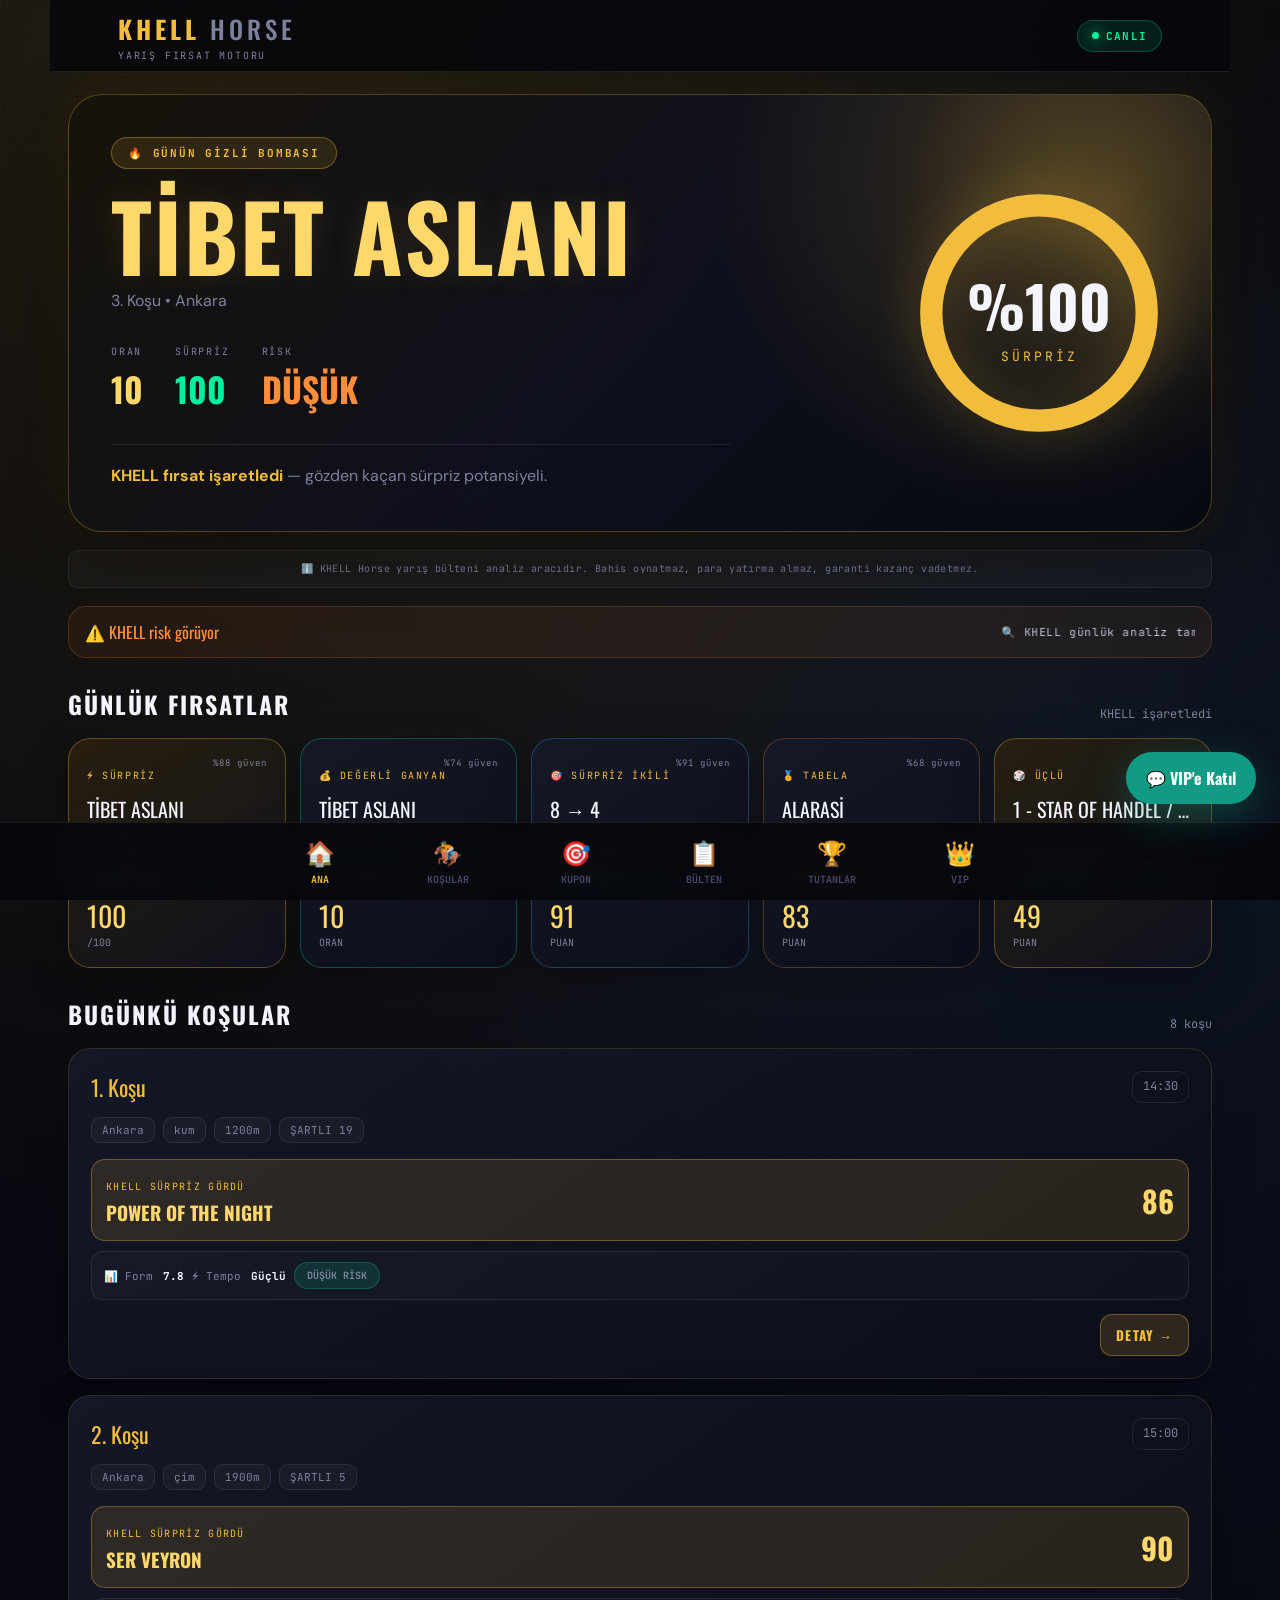
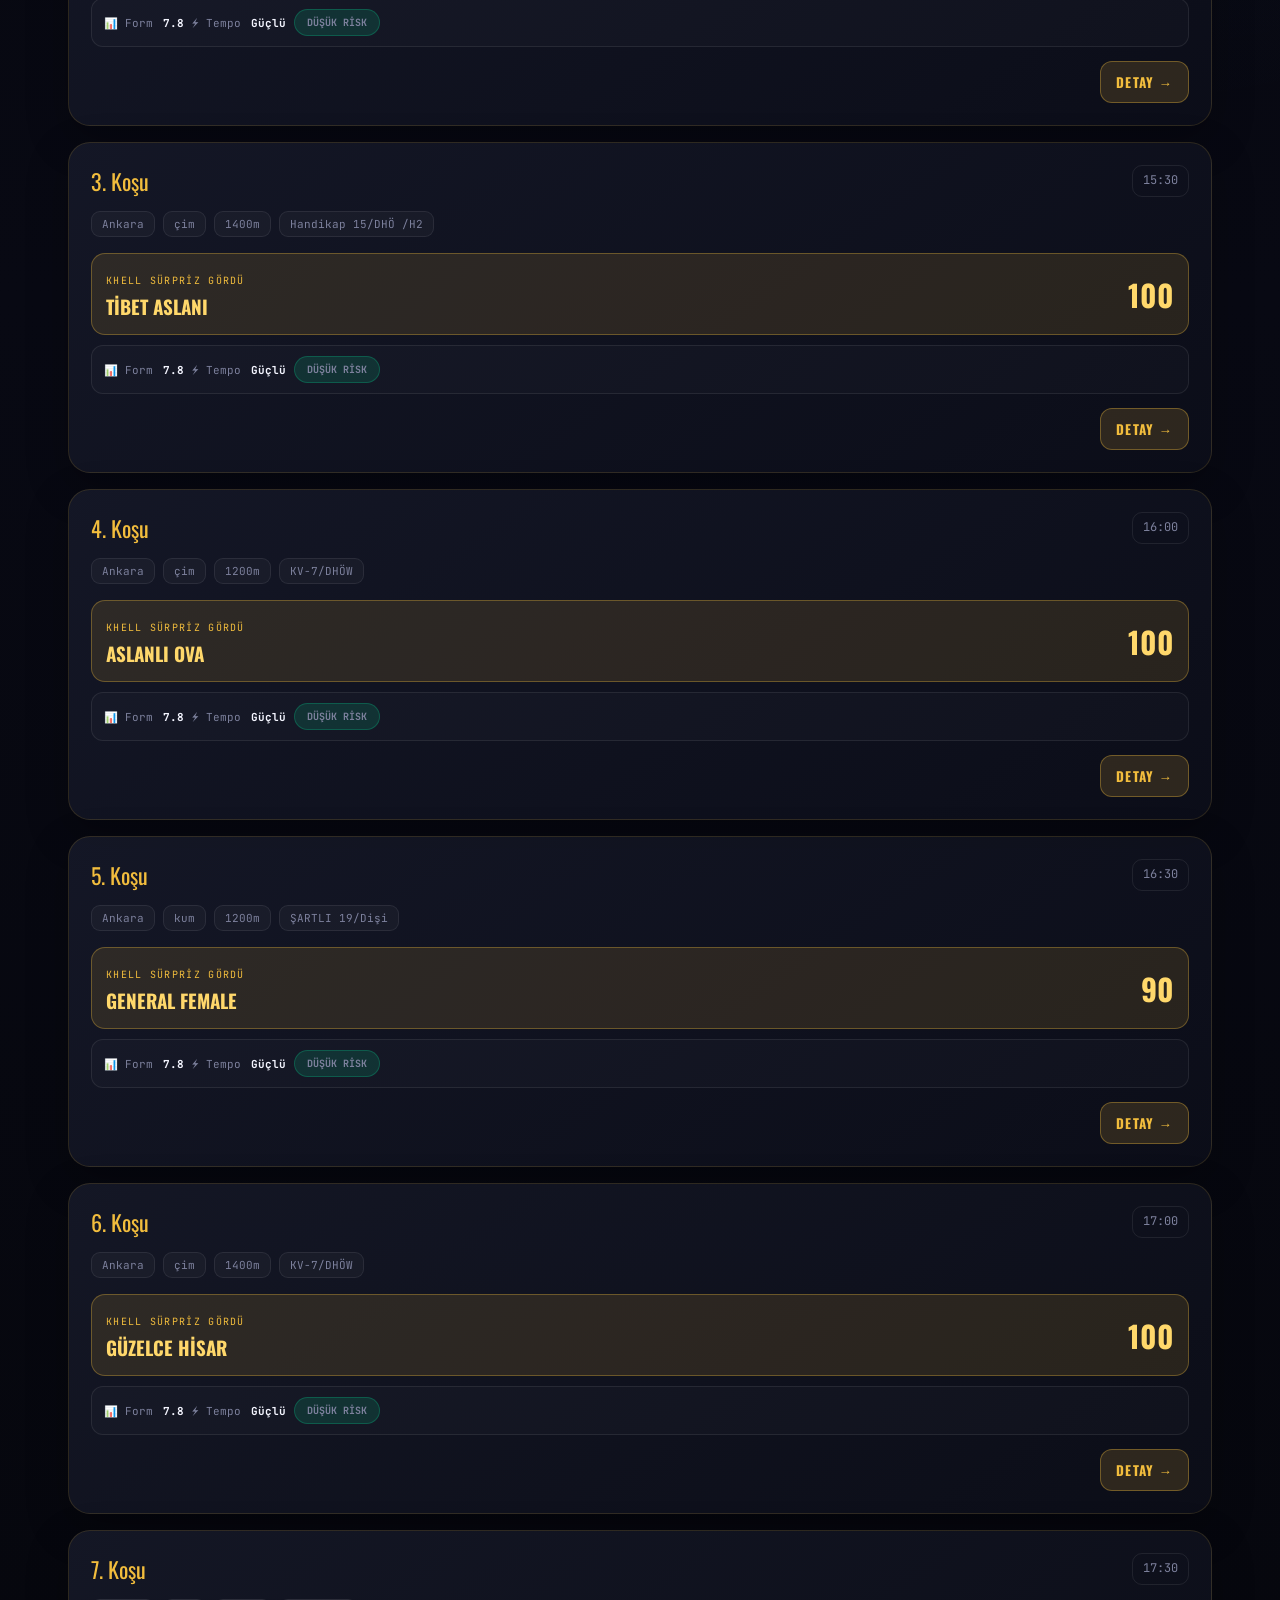
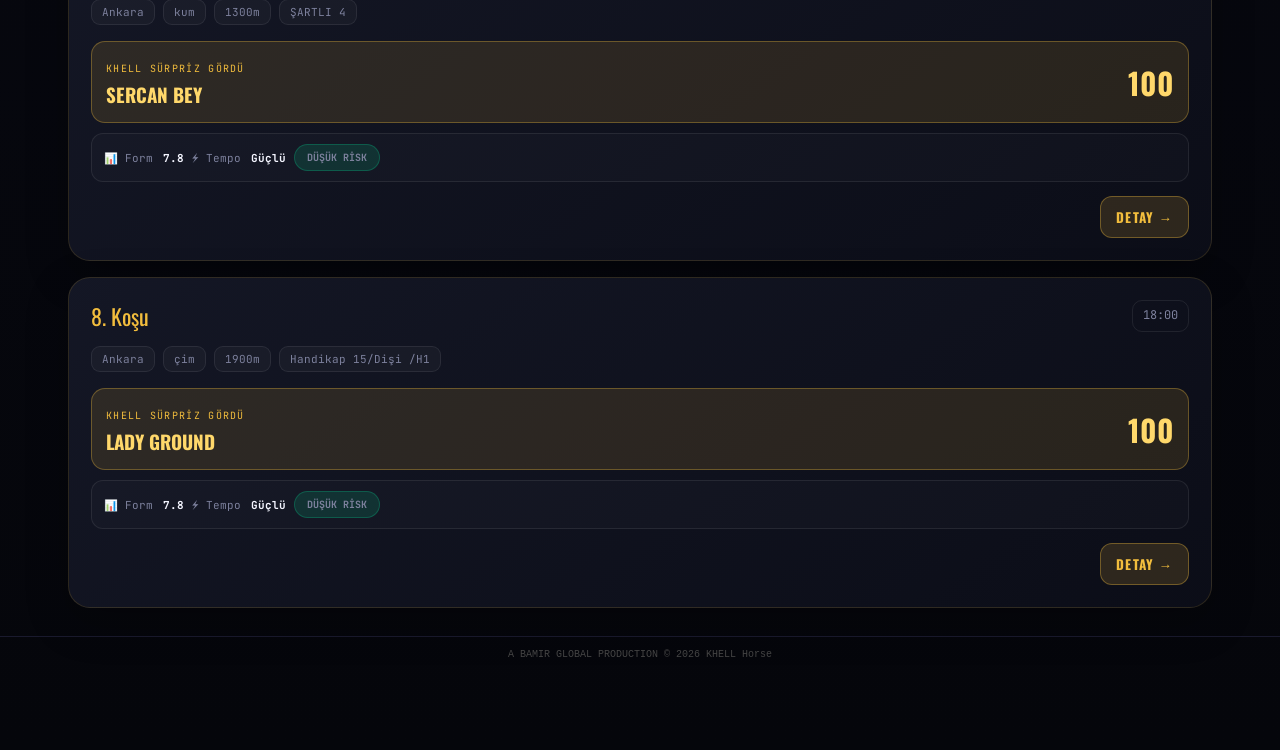
<file: index.html>
<!DOCTYPE html>
<html lang="tr">
<head>
  <meta charset="UTF-8" />
  <meta name="viewport" content="width=device-width, initial-scale=1.0, viewport-fit=cover" />
  <meta name="theme-color" content="#06070d" />
  <title>KHELL Horse — Yarış Fırsat Motoru</title>
  <meta name="description" content="KHELL Horse günlük yarış fırsatlarını, sürpriz adayları ve risk sinyallerini işaretler." />
  <meta property="og:title" content="KHELL Horse — Yarış Fırsat Motoru">
  <meta property="og:description" content="Günlük yarış bülteninden sürpriz at, değerli oran ve risk sinyalleri.">
  <meta property="og:url" content="https://semihtoktas2018-byte.github.io/khell-horse/">
  <meta name="robots" content="index, follow">
  <link rel="stylesheet" href="KHELL_style.css" />
</head>
<body>

  <div class="app-shell">

    <header class="topbar">
      <div>
        <div class="brand">KHELL <span>HORSE</span></div>
        <div class="brand-sub">Yarış fırsat motoru</div>
      </div>
      <div class="live-pill"><span></span> CANLI</div>
    </header>

    <main class="view view-active" id="view-home">

      <section class="hero-card">
        <div class="hero-copy">
          <div class="eyebrow">🔥 Günün gizli bombası</div>
          <h1 id="heroHorse">Yükleniyor</h1>
          <p id="heroRace">KHELL günlük yarışları tarıyor.</p>

          <div class="hero-stats">
            <div>
              <small>ORAN</small>
              <strong id="heroOdds">--</strong>
            </div>
            <div>
              <small>SÜRPRİZ</small>
              <strong class="green" id="heroScore">--</strong>
            </div>
            <div>
              <small>RİSK</small>
              <strong class="orange" id="heroRisk">--</strong>
            </div>
          </div>

          <p class="hero-note" id="heroNote">KHELL fırsat arıyor.</p>
        </div>

        <div class="hero-ring">
          <svg viewBox="0 0 140 140" aria-hidden="true">
            <circle class="ring-bg" cx="70" cy="70" r="58"></circle>
            <circle class="ring-fg" id="heroRing" cx="70" cy="70" r="58"></circle>
          </svg>
          <div class="ring-text">
            <b id="ringScore">%--</b>
            <span>SÜRPRİZ</span>
          </div>
        </div>
      </section>

      <div class="legal-band"><span>ℹ️</span>KHELL Horse yarış bülteni analiz aracıdır. Bahis oynatmaz, para yatırma almaz, garanti kazanç vadetmez.</div>

      <section class="ticker">
        <span>⚠️ KHELL risk görüyor</span>
        <marquee id="liveTicker">Veriler hazırlanıyor...</marquee>
      </section>

      <section class="section-block">
        <div class="section-head">
          <h2>Günlük Fırsatlar</h2>
          <span>KHELL işaretledi</span>
        </div>
        <div class="opportunity-grid" id="opportunities"></div>
      </section>

      <section class="section-block">
        <div class="section-head">
          <h2>Bugünkü Koşular</h2>
          <span id="raceCount">-- koşu</span>
        </div>
        <div class="race-list" id="raceList"></div>
      </section>

    </main>

    <main class="view" id="view-races">
      <section class="section-block top-space">
        <div class="section-head">
          <h2>Tüm Koşular</h2>
          <span>detaylı akış</span>
        </div>
        <div class="race-list" id="raceListFull"></div>
      </section>
    </main>

    <main class="view" id="view-coupon">
      <section class="section-block top-space">
        <div class="section-head">
          <h2>Kupon Merkezi</h2>
          <span>KHELL önerileri</span>
        </div>
        <div class="coupon-tabs">
          <button class="tab-btn active" data-coupon="safe">Güvenli</button>
          <button class="tab-btn" data-coupon="balanced">Dengeli</button>
          <button class="tab-btn" data-coupon="surprise">Sürpriz</button>
          <button class="tab-btn" data-coupon="exacta">İkili</button>
          <button class="tab-btn" data-coupon="tabela">Tabela</button>
          <button class="tab-btn" data-coupon="triple">Üçlü</button>
        </div>
        <div id="couponContent"></div>
      </section>
    </main>


    <main class="view" id="view-bulletin">
      <section class="section-block top-space">
        <div class="section-head">
          <h2>Günlük Bülten</h2>
          <span id="bulletinDate">--</span>
        </div>
        <div class="bulletin-filters" id="bulletinFilters"></div>
        <div id="bulletinContent"></div>
      </section>
    </main>
    <main class="view" id="view-wins">
      <section class="section-block top-space">
        <div class="section-head">
          <h2>Tutanlar</h2>
          <span>KHELL yakaladı</span>
        </div>
        <div class="wins-list" id="winsList"></div>
      </section>
    </main>

    <main class="view" id="view-vip">
      <section class="vip-hero top-space">
        <div class="vip-crown">👑</div>
        <h2>KHELL VIP</h2>
        <p>Günlük yarış bülteninden üretilen tüm analiz sinyallerine tam erişim.</p>

        <div class="vip-features">
          <div>✅ Tüm koşu detayları ve at analizleri</div>
          <div>✅ Riskli favori uyarıları</div>
          <div>✅ Değerli oran adayları</div>
          <div>✅ Sürpriz ikili / tabela / üçlü sinyalleri</div>
          <div>✅ Günlük KHELL analiz notları</div>
          <div>✅ Telegram özel kanal erişimi</div>
        </div>

        <div class="legal-band" style="margin-top:18px;text-align:left;">
          ℹ️ KHELL VIP; günlük yarış bülteninden üretilen sürpriz at, değerli oran, riskli favori ve form/tempo sinyallerini detaylı gösterir. Bahis oynatmaz, garanti kazanç vadetmez.
        </div>
      </section>

      <section class="price-grid">
        <a class="price-card" id="waDaily" target="_blank" rel="noopener">
          <span>⚡</span><b>Günlük VIP</b><small>24 saat tam analiz erişimi</small><strong>₺99</strong>
        </a>
        <a class="price-card featured" id="waWeekly" target="_blank" rel="noopener">
          <span>🔥</span><b>Haftalık VIP</b><small>7 gün tam analiz erişimi</small><strong>₺399</strong>
        </a>
        <a class="price-card" id="waMonthly" target="_blank" rel="noopener">
          <span>💎</span><b>Aylık Telegram</b><small>30 gün özel kanal</small><strong>₺999</strong>
        </a>
      </section>

      <p class="disclaimer">KHELL Horse kesin kazanç vaadi sunmaz. Sistem yalnızca analiz ve bilgi amaçlıdır. At yarışları risk içerir.</p>

      <div class="legal-footer">
        Yasal Bilgilendirme: KHELL Horse yalnızca yarış bülteni analiz ve yorumlama aracıdır.<br>
        Bahis oynatma, para yatırma, kupon oluşturma veya garanti kazanç vaadi sunmaz.<br>
        Gösterilen analizler bilgi ve değerlendirme amaçlıdır.
      </div>
    </main>

    <nav class="bottom-nav">
      <button class="nav-btn active" data-view="home">🏠<span>Ana</span></button>
      <button class="nav-btn" data-view="races">🏇<span>Koşular</span></button>
      <button class="nav-btn" data-view="coupon">🎯<span>Kupon</span></button>
      <button class="nav-btn" data-view="bulletin">📋<span>Bülten</span></button>
      <button class="nav-btn" data-view="wins">🏆<span>Tutanlar</span></button>
      <button class="nav-btn" data-view="vip">👑<span>VIP</span></button>
    </nav>

    <a class="sticky-wa" id="stickyWa" target="_blank" rel="noopener">💬 VIP'e Katıl</a>

  </div>

  <div class="modal" id="detailModal">
    <div class="modal-card">
      <button class="modal-close" id="modalClose">✕</button>
      <div id="modalContent"></div>
    </div>
  </div>

  <div class="toast" id="toast"></div>

  <script src="KHELL_config.js"></script>
  <script src="KHELL_scoring.js"></script>
  <script src="KHELL_dataDemo.js"></script>
  <script src="KHELL_parser.js"></script>
  <script>
    function khellBoot() {
      var s = document.createElement('script');
      s.src = 'KHELL_app.js';
      document.body.appendChild(s);
    }
    // Parser varsa latest.json'ı dene; sonuç ne olursa app.js başlasın
    if (window.KhellParser) {
      try {
        KhellParser.autoLoad(function() { khellBoot(); });
      } catch(e) {
        khellBoot(); // parser patlarsa yine de başlat
      }
    } else {
      khellBoot(); // parser yoksa direkt başlat
    }
  </script>

  <div style="text-align:center;padding:12px;font-size:10px;color:#444;font-family:monospace;border-top:1px solid #1a1a2e;">
    A BAMIR GLOBAL PRODUCTION © 2026 KHELL Horse
  </div>
</body>
</html>
</file>
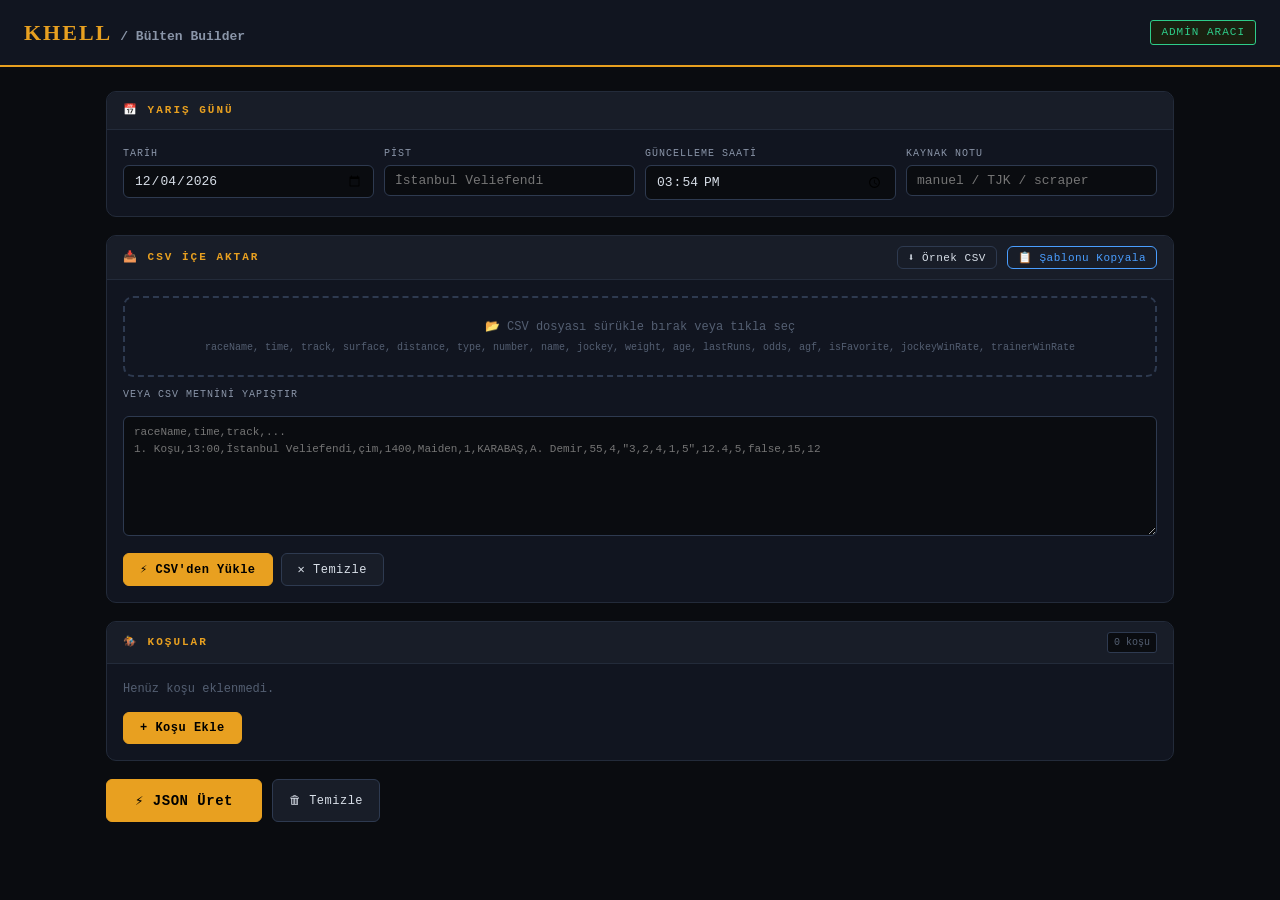
<file: bulletin-builder.html>
<!DOCTYPE html>
<html lang="tr">
<head>
<meta charset="UTF-8">
<meta name="viewport" content="width=device-width, initial-scale=1.0">
<title>KHELL Bülten Builder</title>
<style>
  :root {
    --bg:        #0a0c10;
    --bg2:       #111520;
    --bg3:       #181d28;
    --border:    #232b3a;
    --border2:   #2e3a50;
    --accent:    #e8a020;
    --accent2:   #f0b840;
    --green:     #2ecc8a;
    --red:       #e05050;
    --blue:      #4a9eff;
    --text:      #d8dfe8;
    --text2:     #8a95a8;
    --text3:     #545f72;
    --radius:    6px;
    --radius2:   10px;
    --font:      'Courier New', monospace;
    --font2:     Georgia, 'Times New Roman', serif;
  }

  * { box-sizing: border-box; margin: 0; padding: 0; }

  body {
    background: var(--bg);
    color: var(--text);
    font-family: var(--font);
    font-size: 13px;
    line-height: 1.5;
    min-height: 100vh;
  }

  /* HEADER */
  .header {
    background: var(--bg2);
    border-bottom: 2px solid var(--accent);
    padding: 16px 24px;
    display: flex;
    align-items: center;
    gap: 16px;
    position: sticky;
    top: 0;
    z-index: 100;
  }
  .header-logo {
    font-family: var(--font2);
    font-size: 22px;
    font-weight: bold;
    color: var(--accent);
    letter-spacing: 2px;
  }
  .header-logo span { color: var(--text2); font-size: 13px; font-family: var(--font); margin-left: 8px; letter-spacing: 0; }
  .header-badge {
    margin-left: auto;
    background: #1a2010;
    border: 1px solid var(--green);
    color: var(--green);
    padding: 3px 10px;
    border-radius: 3px;
    font-size: 11px;
    letter-spacing: 1px;
  }

  /* LAYOUT */
  .container { max-width: 1100px; margin: 0 auto; padding: 24px 16px; }

  /* SECTION CARD */
  .card {
    background: var(--bg2);
    border: 1px solid var(--border);
    border-radius: var(--radius2);
    margin-bottom: 18px;
    overflow: hidden;
  }
  .card-header {
    background: var(--bg3);
    border-bottom: 1px solid var(--border);
    padding: 10px 16px;
    display: flex;
    align-items: center;
    gap: 10px;
  }
  .card-title {
    font-size: 11px;
    letter-spacing: 2px;
    color: var(--accent);
    text-transform: uppercase;
    font-weight: bold;
  }
  .card-body { padding: 16px; }

  /* GRID */
  .grid2 { display: grid; grid-template-columns: 1fr 1fr; gap: 12px; }
  .grid3 { display: grid; grid-template-columns: 1fr 1fr 1fr; gap: 12px; }
  .grid4 { display: grid; grid-template-columns: 1fr 1fr 1fr 1fr; gap: 10px; }
  @media(max-width:700px) {
    .grid2, .grid3, .grid4 { grid-template-columns: 1fr 1fr; }
  }
  @media(max-width:480px) {
    .grid2, .grid3, .grid4 { grid-template-columns: 1fr; }
  }

  /* FORM ELEMENTS */
  label { display: block; font-size: 10px; color: var(--text2); letter-spacing: 1px; margin-bottom: 4px; text-transform: uppercase; }
  input, select, textarea {
    width: 100%;
    background: var(--bg);
    border: 1px solid var(--border2);
    border-radius: var(--radius);
    color: var(--text);
    font-family: var(--font);
    font-size: 13px;
    padding: 7px 10px;
    outline: none;
    transition: border-color 0.15s;
  }
  input:focus, select:focus, textarea:focus { border-color: var(--accent); }
  input[type="checkbox"] { width: auto; transform: scale(1.3); accent-color: var(--accent); }
  select option { background: var(--bg2); }

  /* BUTTONS */
  .btn {
    display: inline-flex;
    align-items: center;
    gap: 6px;
    padding: 8px 16px;
    border: 1px solid var(--border2);
    border-radius: var(--radius);
    background: var(--bg3);
    color: var(--text);
    cursor: pointer;
    font-family: var(--font);
    font-size: 12px;
    letter-spacing: 0.5px;
    transition: all 0.15s;
  }
  .btn:hover { border-color: var(--accent); color: var(--accent); }
  .btn-accent {
    background: var(--accent);
    border-color: var(--accent);
    color: #000;
    font-weight: bold;
  }
  .btn-accent:hover { background: var(--accent2); border-color: var(--accent2); color: #000; }
  .btn-green { border-color: var(--green); color: var(--green); }
  .btn-green:hover { background: #0d2a1a; }
  .btn-red { border-color: var(--red); color: var(--red); }
  .btn-red:hover { background: #2a0d0d; }
  .btn-blue { border-color: var(--blue); color: var(--blue); }
  .btn-blue:hover { background: #0d1a2a; }
  .btn-sm { padding: 4px 10px; font-size: 11px; }

  /* RACE BLOCK */
  .race-block {
    background: var(--bg);
    border: 1px solid var(--border2);
    border-radius: var(--radius2);
    margin-bottom: 14px;
    overflow: hidden;
  }
  .race-block-header {
    background: var(--bg3);
    border-bottom: 1px solid var(--border);
    padding: 10px 14px;
    display: flex;
    align-items: center;
    gap: 10px;
    flex-wrap: wrap;
  }
  .race-num {
    background: var(--accent);
    color: #000;
    font-weight: bold;
    font-size: 11px;
    padding: 2px 8px;
    border-radius: 3px;
  }
  .race-block-body { padding: 14px; }

  /* HORSE TABLE */
  .horse-list { display: flex; flex-direction: column; gap: 10px; margin-top: 10px; }
  .horse-row {
    background: var(--bg2);
    border: 1px solid var(--border);
    border-radius: var(--radius);
    padding: 10px 12px;
  }
  .horse-row-header {
    display: flex;
    align-items: center;
    gap: 8px;
    margin-bottom: 10px;
  }
  .horse-num-badge {
    background: var(--bg3);
    border: 1px solid var(--border2);
    color: var(--text2);
    padding: 2px 8px;
    border-radius: 3px;
    font-size: 11px;
    min-width: 32px;
    text-align: center;
  }
  .checkbox-row { display: flex; align-items: center; gap: 6px; margin-top: 8px; }
  .checkbox-row label { margin: 0; text-transform: none; font-size: 12px; color: var(--text2); }

  /* JSON OUTPUT */
  .json-output {
    background: var(--bg);
    border: 1px solid var(--green);
    border-radius: var(--radius2);
    padding: 16px;
    font-family: var(--font);
    font-size: 12px;
    color: #7ec97e;
    white-space: pre;
    overflow-x: auto;
    max-height: 500px;
    overflow-y: auto;
    line-height: 1.6;
  }

  /* ACTION BAR */
  .action-bar {
    display: flex;
    gap: 10px;
    flex-wrap: wrap;
    margin-top: 16px;
    padding-top: 16px;
    border-top: 1px solid var(--border);
  }

  /* DIVIDER */
  .divider { border: none; border-top: 1px solid var(--border); margin: 14px 0; }

  /* STATUS */
  .status-bar {
    padding: 8px 14px;
    border-radius: var(--radius);
    font-size: 11px;
    letter-spacing: 0.5px;
    margin-top: 10px;
    display: none;
  }
  .status-bar.ok { display: block; background: #0d2a1a; border: 1px solid var(--green); color: var(--green); }
  .status-bar.err { display: block; background: #2a0d0d; border: 1px solid var(--red); color: var(--red); }

  /* SECTION LABEL */
  .section-label {
    font-size: 10px;
    letter-spacing: 2px;
    color: var(--text3);
    text-transform: uppercase;
    margin-bottom: 8px;
    margin-top: 12px;
  }

  /* COPY FLASH */
  @keyframes flash { 0%,100%{opacity:1} 50%{opacity:.4} }
  .flashing { animation: flash 0.4s; }

  .counter-badge {
    font-size: 10px;
    background: var(--bg);
    border: 1px solid var(--border2);
    color: var(--text3);
    padding: 2px 6px;
    border-radius: 3px;
  }
  .spacer { flex: 1; }

  /* CSV IMPORT */
  .csv-drop-zone {
    border: 2px dashed var(--border2);
    border-radius: var(--radius2);
    padding: 20px;
    text-align: center;
    color: var(--text3);
    font-size: 12px;
    cursor: pointer;
    transition: all 0.15s;
    position: relative;
  }
  .csv-drop-zone:hover, .csv-drop-zone.drag-over {
    border-color: var(--accent);
    color: var(--accent);
    background: #1a1408;
  }
  .csv-drop-zone input[type="file"] {
    position: absolute; inset: 0; opacity: 0; cursor: pointer; width: 100%; height: 100%;
  }
  .csv-textarea {
    width: 100%;
    min-height: 120px;
    resize: vertical;
    font-size: 11px;
    line-height: 1.5;
    margin-top: 10px;
  }
  .csv-status {
    font-size: 11px;
    padding: 6px 12px;
    border-radius: var(--radius);
    margin-top: 8px;
    display: none;
  }
  .csv-status.ok  { display: block; background: #0d2a1a; border: 1px solid var(--green); color: var(--green); }
  .csv-status.err { display: block; background: #2a0d0d; border: 1px solid var(--red);   color: var(--red); }
  .csv-status.inf { display: block; background: #0d1a2a; border: 1px solid var(--blue);  color: var(--blue); }
</style>
</head>
<body>

<div class="header">
  <div class="header-logo">KHELL<span>/ Bülten Builder</span></div>
  <div class="header-badge">ADMİN ARACI</div>
</div>

<div class="container">

  <!-- META -->
  <div class="card">
    <div class="card-header">
      <div class="card-title">📅 Yarış Günü</div>
    </div>
    <div class="card-body">
      <div class="grid4">
        <div>
          <label>Tarih</label>
          <input type="date" id="meta-date">
        </div>
        <div>
          <label>Pist</label>
          <input type="text" id="meta-track" placeholder="İstanbul Veliefendi">
        </div>
        <div>
          <label>Güncelleme Saati</label>
          <input type="time" id="meta-time">
        </div>
        <div>
          <label>Kaynak Notu</label>
          <input type="text" id="meta-note" placeholder="manuel / TJK / scraper">
        </div>
      </div>
    </div>
  </div>

  <!-- CSV IMPORT -->
  <div class="card">
    <div class="card-header">
      <div class="card-title">📥 CSV İçe Aktar</div>
      <div class="spacer"></div>
      <button class="btn btn-sm" onclick="downloadSampleCSV()">⬇ Örnek CSV</button>
      <button class="btn btn-sm btn-blue" onclick="copyCSVTemplate()">📋 Şablonu Kopyala</button>
    </div>
    <div class="card-body">
      <div class="csv-drop-zone" id="csv-drop-zone">
        <input type="file" id="csv-file-input" accept=".csv,.txt" onchange="handleCSVFile(event)">
        <div>📂 CSV dosyası sürükle bırak veya tıkla seç</div>
        <div style="font-size:10px;color:var(--text3);margin-top:4px;">raceName, time, track, surface, distance, type, number, name, jockey, weight, age, lastRuns, odds, agf, isFavorite, jockeyWinRate, trainerWinRate</div>
      </div>
      <div style="margin-top:10px;">
        <label>veya CSV metnini yapıştır</label>
        <textarea class="csv-textarea" id="csv-paste-area" placeholder="raceName,time,track,...&#10;1. Koşu,13:00,İstanbul Veliefendi,çim,1400,Maiden,1,KARABAŞ,A. Demir,55,4,&quot;3,2,4,1,5&quot;,12.4,5,false,15,12"></textarea>
      </div>
      <div style="margin-top:10px;display:flex;gap:8px;flex-wrap:wrap;">
        <button class="btn btn-accent" onclick="loadCSV()">⚡ CSV'den Yükle</button>
        <button class="btn" onclick="document.getElementById('csv-paste-area').value='';document.getElementById('csv-status').className='csv-status';">✕ Temizle</button>
      </div>
      <div class="csv-status" id="csv-status"></div>
    </div>
  </div>

  <!-- RACES -->
  <div class="card">
    <div class="card-header">
      <div class="card-title">🏇 Koşular</div>
      <div class="spacer"></div>
      <span class="counter-badge" id="race-counter">0 koşu</span>
    </div>
    <div class="card-body">
      <div id="race-list"></div>
      <button class="btn btn-accent" onclick="addRace()">+ Koşu Ekle</button>
    </div>
  </div>

  <!-- JSON OUTPUT -->
  <div class="card" id="output-card" style="display:none">
    <div class="card-header">
      <div class="card-title">📄 Üretilen JSON</div>
    </div>
    <div class="card-body">
      <div class="json-output" id="json-output"></div>
      <div id="status-bar" class="status-bar"></div>
      <div class="action-bar">
        <button class="btn btn-accent" onclick="generateJSON()">⚡ Yenile</button>
        <button class="btn btn-green" onclick="downloadJSON()">⬇ latest.json İndir</button>
        <button class="btn btn-blue" onclick="copyJSON()">📋 Panoya Kopyala</button>
      </div>
    </div>
  </div>

  <!-- GENERATE -->
  <div style="display:flex; gap:10px; margin-top:8px;">
    <button class="btn btn-accent" style="font-size:14px; padding:12px 28px;" onclick="generateJSON()">⚡ JSON Üret</button>
    <button class="btn" onclick="clearAll()">🗑 Temizle</button>
  </div>

</div>

<script>
// ─── STATE ───────────────────────────────────────────
var races = [];       // [{id, fields, horses:[{id, fields}]}]
var raceIdCounter = 0;
var horseIdCounter = 0;

// ─── UTILS ───────────────────────────────────────────
function uid() { return ++raceIdCounter; }
function huid() { return ++horseIdCounter; }

function safeNum(val, fallback) {
  var n = parseFloat(val);
  return isNaN(n) ? (fallback || 0) : n;
}
function safeStr(val, fallback) {
  var s = String(val || '').trim();
  return s || (fallback || '');
}
function parseLastRuns(val) {
  var s = String(val || '').trim();
  if (!s) return [];
  return s.split(/[,\s]+/)
    .map(function(v){ return parseInt(v, 10); })
    .filter(function(n){ return !isNaN(n); });
}
function today() {
  return new Date().toISOString().slice(0,10);
}
function nowTime() {
  return new Date().toTimeString().slice(0,5);
}

// ─── RACE ────────────────────────────────────────────
function addRace() {
  var id = uid();
  races.push({ id: id, horses: [] });
  renderRaces();
  // Scroll to new race
  setTimeout(function(){
    var el = document.getElementById('race-block-' + id);
    if (el) el.scrollIntoView({ behavior: 'smooth', block: 'start' });
  }, 50);
}

function removeRace(id) {
  races = races.filter(function(r){ return r.id !== id; });
  renderRaces();
}

function addHorse(raceId) {
  var race = races.find(function(r){ return r.id === raceId; });
  if (!race) return;
  race.horses.push({ id: huid() });
  renderRaces();
}

function removeHorse(raceId, horseId) {
  var race = races.find(function(r){ return r.id === raceId; });
  if (!race) return;
  race.horses = race.horses.filter(function(h){ return h.id !== horseId; });
  renderRaces();
}

// ─── RENDER ──────────────────────────────────────────
function renderRaces() {
  var container = document.getElementById('race-list');
  document.getElementById('race-counter').textContent = races.length + ' koşu';

  if (races.length === 0) {
    container.innerHTML = '<p style="color:var(--text3);font-size:12px;margin-bottom:14px;">Henüz koşu eklenmedi.</p>';
    return;
  }

  container.innerHTML = races.map(function(race, idx) {
    return renderRaceBlock(race, idx);
  }).join('');
}

function renderRaceBlock(race, idx) {
  var rId = race.id;
  var horses = race.horses || [];
  return [
    '<div class="race-block" id="race-block-' + rId + '">',
      '<div class="race-block-header">',
        '<span class="race-num">' + (idx+1) + '. KOŞU</span>',
        '<span style="color:var(--text2);font-size:11px;">id:' + rId + '</span>',
        '<div class="spacer"></div>',
        '<button class="btn btn-sm btn-red" onclick="removeRace(' + rId + ')">✕ Sil</button>',
      '</div>',
      '<div class="race-block-body">',
        '<!-- KOŞU ALANLARI -->',
        '<div class="grid4">',
          '<div><label>Koşu Adı</label><input type="text" id="r' + rId + '-name" placeholder="' + (idx+1) + '. Koşu" value="' + (idx+1) + '. Koşu"></div>',
          '<div><label>Saat</label><input type="time" id="r' + rId + '-time" value="' + defaultTime(idx) + '"></div>',
          '<div><label>Pist</label><input type="text" id="r' + rId + '-track" placeholder="İstanbul Veliefendi"></div>',
          '<div><label>Mesafe (m)</label><input type="number" id="r' + rId + '-distance" placeholder="1400" min="800" max="3000"></div>',
        '</div>',
        '<div class="grid2" style="margin-top:10px;">',
          '<div><label>Zemin</label><select id="r' + rId + '-surface"><option value="çim">Çim</option><option value="kum">Kum</option><option value="sentetik">Sentetik</option></select></div>',
          '<div><label>Yarış Tipi</label><select id="r' + rId + '-type"><option>Maiden</option><option>Handikap</option><option>Grup 1</option><option>Grup 2</option><option>Grup 3</option><option>Listed</option><option>Serbest Ağırlık</option></select></div>',
        '</div>',
        '<hr class="divider">',
        '<!-- ATLAR -->',
        '<div class="section-label">Atlar <span class="counter-badge">' + horses.length + '</span></div>',
        '<div class="horse-list" id="horse-list-' + rId + '">',
          horses.map(function(h, hi){ return renderHorseRow(rId, h, hi); }).join(''),
        '</div>',
        '<button class="btn btn-sm btn-green" style="margin-top:8px;" onclick="addHorse(' + rId + ')">+ At Ekle</button>',
      '</div>',
    '</div>'
  ].join('');
}

function renderHorseRow(rId, horse, hi) {
  var hId = horse.id;
  return [
    '<div class="horse-row" id="horse-row-' + hId + '">',
      '<div class="horse-row-header">',
        '<span class="horse-num-badge">#' + (hi+1) + '</span>',
        '<span style="color:var(--text3);font-size:11px;flex:1;">At ' + (hi+1) + '</span>',
        '<button class="btn btn-sm btn-red" onclick="removeHorse(' + rId + ',' + hId + ')">✕</button>',
      '</div>',
      '<div class="grid3">',
        '<div><label>No</label><input type="number" id="h' + hId + '-number" value="' + (hi+1) + '" min="1" max="30"></div>',
        '<div><label>At Adı</label><input type="text" id="h' + hId + '-name" placeholder="AT ADI"></div>',
        '<div><label>Jokey</label><input type="text" id="h' + hId + '-jockey" placeholder="A. Demir"></div>',
      '</div>',
      '<div class="grid4" style="margin-top:8px;">',
        '<div><label>Kilo</label><input type="number" id="h' + hId + '-weight" placeholder="55" min="48" max="70" step="0.5"></div>',
        '<div><label>Yaş</label><input type="number" id="h' + hId + '-age" placeholder="4" min="2" max="12"></div>',
        '<div><label>Oran</label><input type="number" id="h' + hId + '-odds" placeholder="8.50" step="0.01"></div>',
        '<div><label>AGF</label><input type="number" id="h' + hId + '-agf" placeholder="5.0" step="0.01"></div>',
      '</div>',
      '<div class="grid4" style="margin-top:8px;">',
        '<div><label>Son Koşular</label><input type="text" id="h' + hId + '-lastRuns" placeholder="3,2,4,1,5"></div>',
        '<div><label>Zemin</label><select id="h' + hId + '-surface"><option value="çim">Çim</option><option value="kum">Kum</option><option value="sentetik">Sentetik</option></select></div>',
        '<div><label>Tercih Zemin</label><select id="h' + hId + '-prefSurface"><option value="çim">Çim</option><option value="kum">Kum</option><option value="sentetik">Sentetik</option></select></div>',
        '<div style="display:flex;align-items:flex-end;padding-bottom:2px;"><div class="checkbox-row"><input type="checkbox" id="h' + hId + '-fav"><label for="h' + hId + '-fav">Favori</label></div></div>',
      '</div>',
      '<div class="grid4" style="margin-top:8px;">',
        '<div><label>Min Mesafe</label><input type="number" id="h' + hId + '-distMin" placeholder="1200" step="100"></div>',
        '<div><label>Max Mesafe</label><input type="number" id="h' + hId + '-distMax" placeholder="1600" step="100"></div>',
        '<div><label>Jokey Kazanma %</label><input type="number" id="h' + hId + '-jockeyWin" placeholder="15" min="0" max="100"></div>',
        '<div><label>Antrenör Kazanma %</label><input type="number" id="h' + hId + '-trainerWin" placeholder="12" min="0" max="100"></div>',
      '</div>',
    '</div>'
  ].join('');
}

function defaultTime(idx) {
  var times = ['13:00','13:45','14:30','15:15','16:00','16:45','17:30','18:15'];
  return times[idx] || '19:00';
}

// ─── COLLECT FORM DATA ───────────────────────────────
function collectRaceData(race, idx) {
  var rId = race.id;
  function val(field) {
    var el = document.getElementById('r' + rId + '-' + field);
    return el ? el.value : '';
  }
  var distance = safeNum(val('distance'), 1400);
  var horses = (race.horses || []).map(function(h, hi){ return collectHorseData(h, distance); }).filter(Boolean);
  return {
    raceName: safeStr(val('name'), (idx+1) + '. Koşu'),
    time:     safeStr(val('time'), defaultTime(idx)),
    track:    safeStr(val('track'), document.getElementById('meta-track').value || 'İstanbul Veliefendi'),
    surface:  val('surface') || 'çim',
    distance: distance,
    type:     val('type') || 'Handikap',
    horses:   horses
  };
}

function collectHorseData(horse, raceDistance) {
  var hId = horse.id;
  function val(field) {
    var el = document.getElementById('h' + hId + '-' + field);
    return el ? el.value : '';
  }
  function checked(field) {
    var el = document.getElementById('h' + hId + '-' + field);
    return el ? el.checked : false;
  }
  var distance = raceDistance || 1400;
  var distMin = safeNum(val('distMin'), distance - 200);
  var distMax = safeNum(val('distMax'), distance + 200);
  return {
    number:              safeNum(val('number'), 0),
    name:                safeStr(val('name'), 'Bilinmeyen At'),
    jockey:              safeStr(val('jockey'), 'Bilinmiyor'),
    weight:              safeNum(val('weight'), 55),
    age:                 safeNum(val('age'), 4),
    lastRuns:            parseLastRuns(val('lastRuns')),
    surface:             val('surface') || 'çim',
    preferredSurface:    val('prefSurface') || 'çim',
    distance:            distance,
    preferredDistanceMin: distMin,
    preferredDistanceMax: distMax,
    odds:                safeNum(val('odds'), 10),
    agf:                 safeNum(val('agf'), 5),
    isFavorite:          checked('fav'),
    jockeyWinRate:       safeNum(val('jockeyWin'), 10),
    trainerWinRate:      safeNum(val('trainerWin'), 10)
  };
}

// ─── GENERATE JSON ────────────────────────────────────
function generateJSON() {
  var dateEl   = document.getElementById('meta-date');
  var trackEl  = document.getElementById('meta-track');
  var timeEl   = document.getElementById('meta-time');
  var noteEl   = document.getElementById('meta-note');

  var dateVal  = dateEl.value  || today();
  var trackVal = safeStr(trackEl.value, 'İstanbul Veliefendi');
  var timeVal  = timeEl.value  || nowTime();
  var noteVal  = safeStr(noteEl.value, 'manuel');

  var raceData = races.map(function(race, idx){ return collectRaceData(race, idx); });

  var output = {
    _meta: {
      date:    dateVal,
      track:   trackVal,
      updated: dateVal + 'T' + timeVal + ':00',
      source:  noteVal,
      note:    'Günlük yarış verisi.'
    },
    races: raceData
  };

  var json = JSON.stringify(output, null, 2);

  var outputCard = document.getElementById('output-card');
  var outputEl   = document.getElementById('json-output');
  var statusEl   = document.getElementById('status-bar');

  outputCard.style.display = 'block';
  outputEl.textContent = json;
  outputCard.scrollIntoView({ behavior: 'smooth', block: 'start' });

  // Validation
  var errors = [];
  if (!dateVal) errors.push('Tarih eksik');
  if (races.length === 0) errors.push('Hiç koşu eklenmemiş');
  raceData.forEach(function(r, i){
    if (r.horses.length === 0) errors.push((i+1) + '. koşuda at yok');
  });

  if (errors.length > 0) {
    statusEl.className = 'status-bar err';
    statusEl.textContent = '⚠ ' + errors.join(' | ');
  } else {
    statusEl.className = 'status-bar ok';
    statusEl.textContent = '✓ JSON geçerli — ' + raceData.length + ' koşu, ' +
      raceData.reduce(function(s,r){ return s + r.horses.length; }, 0) + ' at';
  }

  return json;
}

// ─── DOWNLOAD ────────────────────────────────────────
function downloadJSON() {
  var json = generateJSON();
  var blob = new Blob([json], { type: 'application/json' });
  var url  = URL.createObjectURL(blob);
  var a    = document.createElement('a');
  a.href   = url;
  a.download = 'latest.json';
  document.body.appendChild(a);
  a.click();
  document.body.removeChild(a);
  URL.revokeObjectURL(url);
}

// ─── COPY ────────────────────────────────────────────
function copyJSON() {
  var el = document.getElementById('json-output');
  if (!el.textContent) { generateJSON(); }
  navigator.clipboard.writeText(el.textContent).then(function(){
    el.classList.add('flashing');
    setTimeout(function(){ el.classList.remove('flashing'); }, 400);
    var statusEl = document.getElementById('status-bar');
    var prev = statusEl.textContent;
    var prevClass = statusEl.className;
    statusEl.className = 'status-bar ok';
    statusEl.textContent = '✓ Panoya kopyalandı!';
    setTimeout(function(){
      statusEl.className = prevClass;
      statusEl.textContent = prev;
    }, 2000);
  }).catch(function(){
    // Fallback
    var ta = document.createElement('textarea');
    ta.value = el.textContent;
    document.body.appendChild(ta);
    ta.select();
    document.execCommand('copy');
    document.body.removeChild(ta);
  });
}

// ─── CLEAR ───────────────────────────────────────────
function clearAll() {
  if (!confirm('Tüm veriler silinecek. Emin misin?')) return;
  races = [];
  raceIdCounter = 0;
  horseIdCounter = 0;
  renderRaces();
  document.getElementById('output-card').style.display = 'none';
  document.getElementById('meta-date').value = today();
  document.getElementById('meta-track').value = '';
  document.getElementById('meta-time').value = '';
  document.getElementById('meta-note').value = '';
}

// ─── CSV IMPORT ──────────────────────────────────────

var CSV_COLS = ['raceName','time','track','surface','distance','type',
                'number','name','jockey','weight','age','lastRuns',
                'odds','agf','isFavorite','jockeyWinRate','trainerWinRate'];

var SAMPLE_CSV =
'raceName,time,track,surface,distance,type,number,name,jockey,weight,age,lastRuns,odds,agf,isFavorite,jockeyWinRate,trainerWinRate\n' +
'1. Koşu,13:00,İstanbul Veliefendi,çim,1400,Maiden,1,KARABAŞ,A. Demir,55,4,"3,2,4,1,5",12.4,5,false,15,12\n' +
'1. Koşu,13:00,İstanbul Veliefendi,çim,1400,Maiden,2,RÜZGAR GÜLİ,M. Yıldırım,57,4,"1,2,1,3,2",2.3,38.5,true,23,18\n' +
'2. Koşu,13:45,İstanbul Veliefendi,çim,1600,Handikap,1,ALTAY FIRTINASI,E. Kaya,56,5,"3,2,1,2,1",4.5,18.6,false,19,15\n' +
'2. Koşu,13:45,İstanbul Veliefendi,çim,1600,Handikap,2,BOZKIR ŞAHINI,T. Polat,60,6,"1,1,2,1,4",1.95,44.2,true,25,20\n';

// RFC 4180 uyumlu CSV parser — tırnaklı lastRuns alanını doğru okur
function parseCSVLine(line) {
  var result = [];
  var cur = '';
  var inQ = false;
  for (var i = 0; i < line.length; i++) {
    var c = line[i];
    if (c === '"') {
      if (inQ && line[i+1] === '"') { cur += '"'; i++; }
      else { inQ = !inQ; }
    } else if (c === ',' && !inQ) {
      result.push(cur); cur = '';
    } else {
      cur += c;
    }
  }
  result.push(cur);
  return result;
}

function normSurface(s) {
  s = String(s || '').trim().toLowerCase();
  if (s === 'cim' || s === 'çim' || s === 'grass' || s === 'turf') return 'çim';
  if (s === 'kum' || s === 'sand' || s === 'dirt') return 'kum';
  if (s === 'sentetik' || s === 'synthetic' || s === 'all-weather') return 'sentetik';
  return s || 'çim';
}

function csvRowToRaceHorse(cols) {
  // cols dizisini CSV_COLS sırasına göre eşleştir
  var get = function(key) {
    var idx = CSV_COLS.indexOf(key);
    return (idx >= 0 && idx < cols.length) ? String(cols[idx]).trim() : '';
  };
  var race = {
    raceName: get('raceName') || '1. Koşu',
    time:     get('time')     || '13:00',
    track:    get('track')    || 'İstanbul Veliefendi',
    surface:  normSurface(get('surface')),
    distance: safeNum(get('distance'), 1400),
    type:     get('type')     || 'Handikap'
  };
  var dist = race.distance;
  var horse = {
    number:               safeNum(get('number'), 1),
    name:                 get('name') || 'Bilinmeyen At',
    jockey:               get('jockey') || 'Bilinmiyor',
    weight:               safeNum(get('weight'), 55),
    age:                  safeNum(get('age'), 4),
    lastRuns:             parseLastRuns(get('lastRuns')),
    surface:              normSurface(get('surface')),
    preferredSurface:     normSurface(get('surface')),
    distance:             dist,
    preferredDistanceMin: dist - 200 > 0 ? dist - 200 : dist,
    preferredDistanceMax: dist + 200,
    odds:                 safeNum(get('odds'), 10),
    agf:                  safeNum(get('agf'), 5),
    isFavorite:           get('isFavorite').toLowerCase() === 'true',
    jockeyWinRate:        safeNum(get('jockeyWinRate'), 10),
    trainerWinRate:       safeNum(get('trainerWinRate'), 10)
  };
  return { race: race, horse: horse };
}

function csvTextToRaces(text) {
  var lines = text.split(/\r?\n/).map(function(l){ return l.trim(); }).filter(Boolean);
  if (lines.length === 0) return { races: [], errors: ['CSV boş'] };

  // Header satırını atla
  var startIdx = 0;
  var firstLower = lines[0].toLowerCase();
  if (firstLower.indexOf('racename') >= 0 || firstLower.indexOf('koşu') >= 0) {
    startIdx = 1;
  }

  var raceMap = {}; // key: raceName+time → {raceData, horses[]}
  var raceOrder = [];
  var errors = [];

  for (var i = startIdx; i < lines.length; i++) {
    try {
      var cols = parseCSVLine(lines[i]);
      if (cols.length < 6) { errors.push((i+1) + '. satır: kolon eksik'); continue; }
      var parsed = csvRowToRaceHorse(cols);
      var key = parsed.race.raceName + '||' + parsed.race.time;
      if (!raceMap[key]) {
        raceMap[key] = { raceData: parsed.race, horses: [] };
        raceOrder.push(key);
      }
      raceMap[key].horses.push(parsed.horse);
    } catch(e) {
      errors.push((i+1) + '. satır hata: ' + e.message);
    }
  }

  var raceList = raceOrder.map(function(k){ return raceMap[k]; });
  return { races: raceList, errors: errors };
}

function injectCSVRaces(parsed) {
  // Her CSV koşusunu state'e ekle, at verilerini doğrudan horse objesine yaz
  parsed.races.forEach(function(csvRace) {
    var rId = uid();
    var horses = csvRace.horses.map(function(h) {
      var hId = huid();
      return { id: hId, _csvData: h };
    });
    races.push({ id: rId, _csvRace: csvRace.raceData, horses: horses });
  });
  renderRaces();

  // DOM render olduktan sonra alanları doldur
  setTimeout(function(){
    races.forEach(function(race) {
      if (!race._csvRace) return;
      var rId = race.id;
      var rd = race._csvRace;
      var setVal = function(field, val) {
        var el = document.getElementById('r' + rId + '-' + field);
        if (el) el.value = val;
      };
      setVal('name',     rd.raceName);
      setVal('time',     rd.time);
      setVal('track',    rd.track);
      setVal('distance', rd.distance);
      // select için surface ve type
      var surfEl = document.getElementById('r' + rId + '-surface');
      if (surfEl) surfEl.value = rd.surface;
      var typeEl = document.getElementById('r' + rId + '-type');
      if (typeEl) typeEl.value = rd.type;

      race.horses.forEach(function(horse) {
        if (!horse._csvData) return;
        var hId = horse.id;
        var hd = horse._csvData;
        var setH = function(field, val) {
          var el = document.getElementById('h' + hId + '-' + field);
          if (el) el.value = val;
        };
        setH('number',    hd.number);
        setH('name',      hd.name);
        setH('jockey',    hd.jockey);
        setH('weight',    hd.weight);
        setH('age',       hd.age);
        setH('lastRuns',  hd.lastRuns.join(','));
        setH('odds',      hd.odds);
        setH('agf',       hd.agf);
        setH('jockeyWin', hd.jockeyWinRate);
        setH('trainerWin',hd.trainerWinRate);
        setH('distMin',   hd.preferredDistanceMin);
        setH('distMax',   hd.preferredDistanceMax);
        var surfEl2 = document.getElementById('h' + hId + '-surface');
        if (surfEl2) surfEl2.value = hd.surface;
        var prefEl = document.getElementById('h' + hId + '-prefSurface');
        if (prefEl) prefEl.value = hd.preferredSurface;
        var favEl = document.getElementById('h' + hId + '-fav');
        if (favEl) favEl.checked = hd.isFavorite;
      });
    });
  }, 80);
}

function showCSVStatus(msg, type) {
  var el = document.getElementById('csv-status');
  el.textContent = msg;
  el.className = 'csv-status ' + type;
}

function loadCSV() {
  var text = document.getElementById('csv-paste-area').value.trim();
  if (!text) { showCSVStatus('⚠ CSV alanı boş — dosya seç veya yapıştır.', 'err'); return; }
  var result = csvTextToRaces(text);
  if (result.races.length === 0) {
    showCSVStatus('⚠ Hiç koşu verisi bulunamadı. ' + (result.errors[0] || ''), 'err');
    return;
  }
  injectCSVRaces(result);
  var msg = '✓ ' + result.races.length + ' koşu, ' +
    result.races.reduce(function(s,r){ return s + r.horses.length; }, 0) + ' at yüklendi.';
  if (result.errors.length > 0) msg += '  ⚠ ' + result.errors.length + ' satır atlandı.';
  showCSVStatus(msg, result.errors.length > 0 ? 'inf' : 'ok');
  document.getElementById('csv-paste-area').value = '';
}

function handleCSVFile(event) {
  var file = event.target.files[0];
  if (!file) return;
  var reader = new FileReader();
  reader.onload = function(e) {
    document.getElementById('csv-paste-area').value = e.target.result;
    showCSVStatus('✓ Dosya yüklendi: ' + file.name + ' — "CSV\'den Yükle" butonuna bas.', 'inf');
  };
  reader.onerror = function() { showCSVStatus('⚠ Dosya okunamadı.', 'err'); };
  reader.readAsText(file, 'UTF-8');
  // Input'u sıfırla (aynı dosya tekrar seçilebilsin)
  event.target.value = '';
}

function downloadSampleCSV() {
  var blob = new Blob([SAMPLE_CSV], { type: 'text/csv;charset=utf-8;' });
  var url = URL.createObjectURL(blob);
  var a = document.createElement('a');
  a.href = url; a.download = 'khell-ornek.csv';
  document.body.appendChild(a); a.click();
  document.body.removeChild(a); URL.revokeObjectURL(url);
}

function copyCSVTemplate() {
  var header = CSV_COLS.join(',');
  navigator.clipboard.writeText(header).then(function(){
    showCSVStatus('✓ Kolon başlıkları panoya kopyalandı!', 'ok');
  }).catch(function(){
    var ta = document.createElement('textarea');
    ta.value = header;
    document.body.appendChild(ta); ta.select();
    document.execCommand('copy');
    document.body.removeChild(ta);
    showCSVStatus('✓ Kolon başlıkları panoya kopyalandı!', 'ok');
  });
}

// Drag-drop desteği
(function setupDragDrop(){
  var zone = document.getElementById('csv-drop-zone');
  if (!zone) return;
  zone.addEventListener('dragover', function(e){ e.preventDefault(); zone.classList.add('drag-over'); });
  zone.addEventListener('dragleave', function(){ zone.classList.remove('drag-over'); });
  zone.addEventListener('drop', function(e){
    e.preventDefault(); zone.classList.remove('drag-over');
    var file = e.dataTransfer.files[0];
    if (!file) return;
    var reader = new FileReader();
    reader.onload = function(ev){
      document.getElementById('csv-paste-area').value = ev.target.result;
      showCSVStatus('✓ Dosya sürüklendi: ' + file.name + ' — "CSV\'den Yükle" butonuna bas.', 'inf');
    };
    reader.readAsText(file, 'UTF-8');
  });
})();

// ─── INIT ────────────────────────────────────────────
(function init(){
  document.getElementById('meta-date').value = today();
  document.getElementById('meta-time').value = nowTime();
  renderRaces();
})();
</script>
</body>
</html>
</file>
<file: KHELL_style.css>
@import url('https://fonts.googleapis.com/css2?family=Oswald:wght@500;600;700&family=DM+Sans:wght@400;500;700&family=JetBrains+Mono:wght@400;600;700&display=swap');

:root{
  --bg:#06070d;
  --bg2:#0b0d17;
  --panel:#10121f;
  --panel2:#151827;
  --line:rgba(255,255,255,.08);
  --gold:#f2bd3d;
  --gold2:#ffd86b;
  --green:#00f0a0;
  --red:#ff4d6d;
  --orange:#ff8d3b;
  --blue:#5aa8ff;
  --text:#f4f5ff;
  --muted:#7d819d;
  --dim:#444966;
  --radius:22px;
  --shadow:0 22px 70px rgba(0,0,0,.45);
  --nav:78px;
}

*{box-sizing:border-box;margin:0;padding:0}
html{scroll-behavior:smooth}
body{
  min-height:100vh;
  font-family:'DM Sans',sans-serif;
  background:
    radial-gradient(circle at 18% 0%,rgba(242,189,61,.12),transparent 32%),
    radial-gradient(circle at 85% 20%,rgba(90,168,255,.08),transparent 28%),
    linear-gradient(180deg,#05060b,#080913 48%,#05060b);
  color:var(--text);
  overflow-x:hidden;
  padding-bottom:var(--nav);
}
body:before{
  content:"";
  position:fixed;inset:0;
  background-image:
    linear-gradient(rgba(255,255,255,.025) 1px,transparent 1px),
    linear-gradient(90deg,rgba(255,255,255,.025) 1px,transparent 1px);
  background-size:74px 74px;
  mask-image:linear-gradient(to bottom,rgba(0,0,0,.8),transparent 80%);
  pointer-events:none;
}

.app-shell{width:min(1180px,100%);margin:0 auto;padding:0 18px}

.topbar{
  position:sticky;top:0;z-index:50;
  display:flex;align-items:center;justify-content:space-between;
  height:72px;margin:0 -18px;padding:0 max(18px,calc((100vw - 1180px)/2 + 18px));
  background:rgba(6,7,13,.82);
  border-bottom:1px solid var(--line);
  backdrop-filter:blur(22px);
}
.brand{
  font-family:'Oswald',sans-serif;
  font-size:25px;letter-spacing:4px;font-weight:700;color:var(--gold);
}
.brand span{color:var(--muted);font-weight:500}
.brand-sub{font-family:'JetBrains Mono',monospace;font-size:10px;letter-spacing:1.8px;color:var(--muted);text-transform:uppercase;margin-top:2px}
.live-pill{
  display:flex;gap:7px;align-items:center;
  padding:8px 14px;border-radius:999px;
  background:rgba(0,240,160,.1);border:1px solid rgba(0,240,160,.23);
  color:var(--green);font-family:'JetBrains Mono',monospace;font-size:11px;font-weight:700;letter-spacing:1.2px
}
.live-pill span{width:7px;height:7px;background:var(--green);border-radius:50%;box-shadow:0 0 14px var(--green);animation:pulse 1.2s infinite}
@keyframes pulse{50%{opacity:.35;transform:scale(.7)}}

.view{display:none;padding:22px 0 28px}
.view-active{display:block;animation:fade .25s ease}
@keyframes fade{from{opacity:0;transform:translateY(10px)}to{opacity:1;transform:none}}

.hero-card{
  min-height:330px;
  display:grid;
  grid-template-columns:1.5fr .75fr;
  gap:26px;
  align-items:center;
  position:relative;
  overflow:hidden;
  padding:42px;
  border:1px solid rgba(242,189,61,.28);
  border-radius:34px;
  background:
    radial-gradient(circle at 85% 20%,rgba(242,189,61,.18),transparent 32%),
    linear-gradient(135deg,rgba(23,19,10,.92),rgba(14,16,28,.96) 48%,rgba(8,10,18,.98));
  box-shadow:var(--shadow),0 0 55px rgba(242,189,61,.08);
}
.hero-card:after{
  content:"";
  position:absolute;right:-120px;top:-120px;width:430px;height:430px;
  border-radius:50%;background:radial-gradient(circle,rgba(242,189,61,.18),transparent 70%);
}
.eyebrow{
  display:inline-flex;align-items:center;gap:8px;
  padding:8px 16px;border-radius:999px;
  border:1px solid rgba(242,189,61,.35);
  background:rgba(242,189,61,.12);
  color:var(--gold);font-family:'JetBrains Mono',monospace;font-size:11px;font-weight:700;letter-spacing:1.8px;text-transform:uppercase;
}
.hero-card h1{
  font-family:'Oswald',sans-serif;
  font-size:clamp(52px,8vw,92px);
  line-height:.95;
  color:var(--gold2);
  letter-spacing:2px;
  margin:22px 0 10px;
  text-shadow:0 0 30px rgba(242,189,61,.13);
}
.hero-card p{color:var(--muted);line-height:1.65}
.hero-stats{display:flex;gap:32px;margin:30px 0;flex-wrap:wrap}
.hero-stats div{display:flex;flex-direction:column;gap:5px}
.hero-stats small,.mini-label{
  font-family:'JetBrains Mono',monospace;
  font-size:10px;color:var(--muted);letter-spacing:1.8px;text-transform:uppercase
}
.hero-stats strong{
  font-family:'Oswald',sans-serif;font-size:34px;color:var(--gold2)
}
.hero-stats .green{color:var(--green)}
.hero-stats .orange{color:var(--orange)}
.hero-note{max-width:620px;border-top:1px solid var(--line);padding-top:18px}
.hero-note b{color:var(--gold)}

.hero-ring{position:relative;z-index:2;width:260px;height:260px;margin-left:auto}
.hero-ring svg{width:100%;height:100%;filter:drop-shadow(0 0 26px rgba(242,189,61,.28))}
.ring-bg,.ring-fg{fill:none;stroke-width:12}
.ring-bg{stroke:rgba(255,255,255,.07)}
.ring-fg{stroke:var(--gold);stroke-linecap:round;stroke-dasharray:364;stroke-dashoffset:364;transition:stroke-dashoffset 1.2s ease}
.ring-text{position:absolute;inset:0;display:flex;flex-direction:column;align-items:center;justify-content:center;text-align:center}
.ring-text b{font-family:'Oswald',sans-serif;font-size:58px}
.ring-text span{font-family:'JetBrains Mono',monospace;font-size:13px;letter-spacing:3px;color:var(--gold)}

.ticker{
  display:flex;gap:14px;align-items:center;
  margin-top:18px;padding:13px 16px;border-radius:18px;
  border:1px solid rgba(255,141,59,.18);
  background:rgba(255,141,59,.07);
  color:var(--orange);
}
.ticker span{font-family:'Oswald',sans-serif;white-space:nowrap}
.ticker marquee{color:#c5c8dc;font-family:'JetBrains Mono',monospace;font-size:12px}

.section-block{margin-top:28px}
.top-space{margin-top:18px}
.section-head{display:flex;justify-content:space-between;align-items:end;gap:12px;margin-bottom:16px}
.section-head h2{
  font-family:'Oswald',sans-serif;
  font-size:24px;letter-spacing:2px;text-transform:uppercase
}
.section-head span{font-family:'JetBrains Mono',monospace;font-size:12px;color:var(--muted)}

.opportunity-grid{
  display:grid;
  grid-template-columns:repeat(5,minmax(170px,1fr));
  gap:14px;
}
.opp-card,.race-card,.coupon-card,.win-card,.price-card{
  border:1px solid var(--line);
  background:linear-gradient(145deg,rgba(21,24,39,.94),rgba(12,14,25,.94));
  border-radius:var(--radius);
  box-shadow:0 14px 42px rgba(0,0,0,.25);
}
.opp-card{padding:18px;min-height:142px;position:relative;overflow:hidden}
.opp-card.gold{border-color:rgba(242,189,61,.32);background:linear-gradient(145deg,rgba(44,34,13,.82),rgba(16,18,31,.94))}
.opp-card.green{border-color:rgba(0,240,160,.28)}
.opp-card.blue{border-color:rgba(90,168,255,.28)}
.opp-card.orange{border-color:rgba(255,141,59,.28)}
.opp-type{font-family:'JetBrains Mono',monospace;font-size:10px;letter-spacing:1.6px;color:var(--gold);text-transform:uppercase;margin-bottom:12px}
.opp-name{font-family:'Oswald',sans-serif;font-size:20px;white-space:nowrap;overflow:hidden;text-overflow:ellipsis}
.opp-race{font-family:'JetBrains Mono',monospace;color:var(--muted);font-size:11px;margin-top:4px}
.opp-score{position:absolute;left:18px;bottom:14px;font-family:'Oswald',sans-serif;font-size:34px;color:var(--gold2)}
.opp-tag{position:absolute;right:18px;bottom:18px;font-family:'JetBrains Mono',monospace;font-size:10px;color:var(--muted)}

.race-list{display:grid;gap:16px}
.race-card{padding:22px;border-color:rgba(242,189,61,.14)}
.race-top{display:flex;justify-content:space-between;gap:14px;margin-bottom:14px}
.race-no{font-family:'Oswald',sans-serif;font-size:22px;color:var(--gold)}
.race-time{font-family:'JetBrains Mono',monospace;color:var(--muted);font-size:12px;border:1px solid var(--line);padding:6px 10px;border-radius:10px}
.chips{display:flex;gap:8px;flex-wrap:wrap;margin-bottom:16px}
.chip{font-family:'JetBrains Mono',monospace;font-size:11px;color:var(--muted);border:1px solid var(--line);background:rgba(255,255,255,.03);padding:5px 10px;border-radius:9px}
.race-pick{
  display:flex;align-items:center;justify-content:space-between;gap:12px;
  padding:14px;border:1px solid rgba(242,189,61,.32);border-radius:14px;
  background:rgba(242,189,61,.12);
}
.race-pick small{font-family:'JetBrains Mono',monospace;color:var(--gold);letter-spacing:1.3px;text-transform:uppercase;font-size:10px}
.race-pick b{display:block;margin-top:3px;font-family:'Oswald',sans-serif;font-size:19px;color:var(--gold2)}
.race-pick strong{font-family:'Oswald',sans-serif;font-size:30px;color:var(--gold2)}
.race-foot{display:flex;justify-content:space-between;align-items:center;margin-top:14px}
.risk-badge{font-family:'JetBrains Mono',monospace;font-size:11px;font-weight:700;border-radius:999px;padding:6px 12px}
.risk-low{background:rgba(0,240,160,.12);color:var(--green);border:1px solid rgba(0,240,160,.22)}
.risk-mid{background:rgba(255,141,59,.12);color:var(--orange);border:1px solid rgba(255,141,59,.22)}
.risk-high{background:rgba(255,77,109,.12);color:var(--red);border:1px solid rgba(255,77,109,.22)}
.detail-btn,.share-btn{
  cursor:pointer;border:none;border-radius:12px;
  padding:10px 15px;background:rgba(242,189,61,.15);
  color:var(--gold);border:1px solid rgba(242,189,61,.35);
  font-family:'Oswald',sans-serif;letter-spacing:1.2px;font-weight:700
}

.coupon-tabs{display:flex;gap:10px;overflow:auto;padding-bottom:8px;margin-bottom:16px}
.tab-btn{
  flex:0 0 auto;border:1px solid var(--line);background:rgba(255,255,255,.03);color:var(--muted);
  padding:10px 16px;border-radius:999px;font-family:'JetBrains Mono',monospace;font-size:12px;cursor:pointer
}
.tab-btn.active{color:var(--gold);border-color:rgba(242,189,61,.35);background:rgba(242,189,61,.1)}
.coupon-card{padding:20px;margin-bottom:14px}
.coupon-title{font-family:'Oswald',sans-serif;font-size:22px;color:var(--gold);margin-bottom:12px}
.coupon-item{display:flex;justify-content:space-between;align-items:center;gap:12px;border:1px solid var(--line);padding:12px;border-radius:14px;margin-top:8px;background:rgba(255,255,255,.03)}
.coupon-item b{font-family:'Oswald',sans-serif;color:var(--text)}
.coupon-item span{font-family:'JetBrains Mono',monospace;color:var(--muted);font-size:12px}

.wins-list{display:grid;grid-template-columns:repeat(2,1fr);gap:14px}
.win-card{padding:18px;display:flex;align-items:center;gap:14px;border-color:rgba(0,240,160,.16)}
.win-icon{font-size:27px}
.win-main b{font-family:'Oswald',sans-serif;font-size:20px}
.win-main small{display:block;color:var(--muted);font-family:'JetBrains Mono',monospace;margin-top:3px}
.win-odd{margin-left:auto;color:var(--green);font-family:'Oswald',sans-serif;font-size:25px}

.vip-hero{
  text-align:center;padding:40px 24px;border-radius:34px;
  border:1px solid rgba(242,189,61,.28);
  background:linear-gradient(145deg,rgba(44,34,13,.82),rgba(13,15,27,.94));
}
.vip-crown{font-size:46px}
.vip-hero h2{font-family:'Oswald',sans-serif;font-size:44px;color:var(--gold2);margin:10px 0}
.vip-hero p{color:var(--muted)}
.vip-features{margin:26px auto 0;display:grid;gap:10px;max-width:520px;text-align:left;color:#dfe2ef}
.price-grid{display:grid;grid-template-columns:repeat(3,1fr);gap:14px;margin-top:20px}
.price-card{text-decoration:none;color:var(--text);padding:22px;text-align:center}
.price-card span{font-size:34px}
.price-card b{display:block;font-family:'Oswald',sans-serif;font-size:22px;margin-top:7px}
.price-card small{display:block;color:var(--muted);margin:8px 0 12px}
.price-card strong{font-family:'Oswald',sans-serif;font-size:34px;color:var(--gold2)}
.price-card.featured{border-color:rgba(242,189,61,.42);transform:translateY(-4px)}
.disclaimer{text-align:center;color:var(--muted);font-size:13px;line-height:1.6;margin:22px auto;max-width:700px}

.bottom-nav{
  position:fixed;z-index:70;bottom:0;left:0;right:0;
  display:flex;justify-content:center;gap:min(7vw,70px);
  height:var(--nav);
  border-top:1px solid var(--line);
  background:rgba(6,7,13,.9);backdrop-filter:blur(22px);
}
.nav-btn{
  min-width:58px;background:none;border:none;color:var(--dim);
  font-family:'JetBrains Mono',monospace;
  display:flex;flex-direction:column;align-items:center;justify-content:center;gap:4px;cursor:pointer;
  font-size:24px;
}
.nav-btn span{font-size:10px;text-transform:uppercase;font-weight:700}
.nav-btn.active{color:var(--gold)}

.sticky-wa{
  position:fixed;z-index:80;right:24px;bottom:calc(var(--nav) + 18px);
  display:flex;align-items:center;gap:8px;text-decoration:none;
  background:#119b84;color:white;border-radius:999px;
  padding:14px 20px;font-family:'Oswald',sans-serif;font-weight:700;
  box-shadow:0 12px 42px rgba(17,155,132,.36)
}

.modal{
  position:fixed;inset:0;
  display:none;z-index:200;
  background:rgba(0,0,0,.78);backdrop-filter:blur(8px);
  padding:24px;align-items:center;justify-content:center;
  pointer-events:none;
}
.modal.show{display:flex;pointer-events:all;}
.modal-card{
  width:min(900px,100%);max-height:88vh;
  overflow-y:auto;-webkit-overflow-scrolling:touch;
  position:relative;padding:24px;
  border-radius:28px;background:var(--panel);border:1px solid var(--line);
}
.modal-close{
  position:sticky;float:right;top:0;right:0;
  width:36px;height:36px;border-radius:10px;
  background:var(--panel2);border:1px solid var(--line);
  color:var(--text);cursor:pointer;
  z-index:10;pointer-events:all;
  font-size:16px;flex-shrink:0;
  display:flex;align-items:center;justify-content:center;
}
/* body scroll kilidi — JS tarafından .modal-open class'ı eklenir */
body.modal-open{overflow:hidden;}
.horse-table{display:grid;gap:10px;margin-top:18px}
.horse-row{display:grid;grid-template-columns:42px 1fr repeat(4,72px);gap:10px;align-items:center;padding:12px;border-radius:14px;border:1px solid var(--line);background:rgba(255,255,255,.03)}
.horse-row.pick{border-color:rgba(242,189,61,.4);background:rgba(242,189,61,.08)}
.horse-num{font-family:'Oswald',sans-serif;color:var(--gold);font-size:22px}
.horse-name b{font-family:'Oswald',sans-serif}
.horse-name small{display:block;color:var(--muted);font-family:'JetBrains Mono',monospace;font-size:11px}
.metric small{display:block;color:var(--muted);font-family:'JetBrains Mono',monospace;font-size:9px}
.metric b{font-family:'Oswald',sans-serif}


/* ── OPP CARD LAYOUT FIX — rakam/yazı binişmesini önle ── */
.opp-card{transition:transform .18s ease,box-shadow .18s ease;display:flex;flex-direction:column;}
.opp-score{position:static!important;font-family:'Oswald',sans-serif;font-size:28px;color:var(--gold2);margin-top:auto;padding-top:6px}
.opp-tag{position:static!important;font-family:'JetBrains Mono',monospace;font-size:10px;color:var(--muted)}
.opp-trust{font-family:'JetBrains Mono',monospace;font-size:9px;color:var(--muted);letter-spacing:1px;text-align:right;}
.opp-risk-badge{display:inline-block;margin-top:4px;font-family:'JetBrains Mono',monospace;font-size:9px;font-weight:700;letter-spacing:1.2px;text-transform:uppercase;padding:3px 8px;border-radius:999px;}

/* ── MODAL PREMIUM ── */
.modal-section{
  margin-top:16px;padding:14px;border-radius:14px;
  border:1px solid var(--line);background:rgba(255,255,255,.02);
}
.modal-section-title{
  font-family:'JetBrains Mono',monospace;font-size:10px;
  letter-spacing:1.8px;color:var(--muted);text-transform:uppercase;margin-bottom:10px;
}
.modal-metrics{display:flex;gap:12px;flex-wrap:wrap}
.modal-metric{
  flex:1;min-width:80px;padding:10px;border-radius:10px;
  border:1px solid var(--line);background:rgba(255,255,255,.03);text-align:center;
}
.modal-metric small{font-family:'JetBrains Mono',monospace;font-size:9px;color:var(--muted);letter-spacing:1.2px;text-transform:uppercase;display:block;margin-bottom:4px}
.modal-metric b{font-family:'Oswald',sans-serif;font-size:22px}
.modal-metric.gold b{color:var(--gold2)}
.modal-metric.green b{color:var(--green)}
.modal-metric.orange b{color:var(--orange)}
.modal-metric.red b{color:var(--red)}
.khell-note{
  margin-top:14px;padding:12px 16px;border-radius:12px;
  border-left:3px solid var(--gold);
  background:rgba(242,189,61,.07);
  font-family:'DM Sans',sans-serif;font-size:13px;line-height:1.6;color:#d0d3e8;
}
.khell-note b{color:var(--gold)}
.value-alert{
  margin-top:10px;padding:10px 14px;border-radius:10px;
  border:1px solid rgba(0,240,160,.25);background:rgba(0,240,160,.06);
  font-family:'JetBrains Mono',monospace;font-size:11px;color:var(--green);letter-spacing:.8px;
}

/* ── COUPON PREMIUM ── */
.coupon-meta{
  display:flex;gap:10px;flex-wrap:wrap;margin-top:10px;margin-bottom:4px;
}
.coupon-badge{
  font-family:'JetBrains Mono',monospace;font-size:10px;
  padding:4px 10px;border-radius:999px;letter-spacing:.8px;
}
.coupon-badge.odds{background:rgba(242,189,61,.12);color:var(--gold);border:1px solid rgba(242,189,61,.25)}
.coupon-badge.trust{background:rgba(0,240,160,.1);color:var(--green);border:1px solid rgba(0,240,160,.2)}
.coupon-badge.risk{background:rgba(255,141,59,.1);color:var(--orange);border:1px solid rgba(255,141,59,.2)}

/* ── TICKER ENHANCED ── */
.ticker marquee{font-size:11px;letter-spacing:.6px}

/* ── RACE MINI FORM ── */
.race-mini-form{
  display:flex;gap:8px;flex-wrap:wrap;align-items:center;
  margin:10px 0 4px;padding:10px 12px;
  border-radius:12px;border:1px solid var(--line);
  background:rgba(255,255,255,.02);
}
.mini-form-item{
  font-family:'JetBrains Mono',monospace;font-size:11px;color:var(--muted);
}
.mini-form-item b{color:var(--text);margin-left:3px}
.mini-form-item.risk-badge{font-size:10px}

/* ── OPP STATUS LABEL ── */
.opp-status{
  font-family:'JetBrains Mono',monospace;font-size:9px;font-weight:700;
  letter-spacing:1px;text-transform:uppercase;
  padding:2px 8px;border-radius:999px;display:inline-block;margin-top:5px;
}
.status-alarm{background:rgba(255,77,109,.15);color:var(--red);border:1px solid rgba(255,77,109,.25)}
.status-value{background:rgba(0,240,160,.12);color:var(--green);border:1px solid rgba(0,240,160,.22)}
.status-high{background:rgba(242,189,61,.12);color:var(--gold);border:1px solid rgba(242,189,61,.22)}
.status-risky{background:rgba(255,141,59,.12);color:var(--orange);border:1px solid rgba(255,141,59,.22)}

/* ── CARD ANIMATIONS ── */
.opp-card{transition:transform .2s ease,box-shadow .2s ease}
.opp-card:hover{transform:translateY(-4px)}
.opp-card:active{transform:scale(.97)}
.opp-card.gold:hover{box-shadow:0 8px 32px rgba(242,189,61,.2)}
.opp-card.green:hover{box-shadow:0 8px 28px rgba(0,240,160,.16)}
.opp-card.blue:hover{box-shadow:0 8px 28px rgba(90,168,255,.16)}
.opp-card.orange:hover{box-shadow:0 8px 28px rgba(255,141,59,.16)}
.race-card{transition:transform .2s ease,box-shadow .2s ease}
.race-card:hover{transform:translateY(-2px);box-shadow:0 12px 40px rgba(0,0,0,.3)}

/* ── MOBILE SPACING ── */
@media(max-width:860px){
  .opp-card{min-width:190px;padding:16px}
  .hero-card{gap:18px}
  .modal-metrics{gap:8px}
  .modal-metric{min-width:70px;padding:8px}
}

.toast{
  position:fixed;z-index:300;left:50%;bottom:calc(var(--nav) + 24px);transform:translateX(-50%) translateY(14px);
  opacity:0;pointer-events:none;transition:.25s;
  background:var(--panel2);border:1px solid rgba(242,189,61,.32);color:var(--gold);
  border-radius:999px;padding:12px 18px;font-family:'JetBrains Mono',monospace;font-size:12px
}
.toast.show{opacity:1;transform:translateX(-50%)}

@media(max-width:860px){
  .app-shell{padding:0 14px}
  .topbar{margin:0 -14px;padding:0 14px}
  .hero-card{grid-template-columns:1fr;padding:26px;min-height:auto}
  .hero-ring{width:190px;height:190px;margin:0 auto}
  .ring-text b{font-size:42px}
  .opportunity-grid{display:flex;overflow:auto;padding-bottom:6px}
  .opp-card{min-width:210px}
  .wins-list,.price-grid{grid-template-columns:1fr}
  .horse-row{grid-template-columns:34px 1fr 58px;gap:8px}
  .horse-row .metric:nth-child(n+4){display:none}
}

/* ── ACCORDION AT DETAY ── */
.acc-item{
  border:1px solid var(--line);border-radius:14px;
  overflow:hidden;margin-bottom:8px;
  background:rgba(255,255,255,.02);
  transition:border-color .2s;
}
.acc-item.acc-pick{border-color:rgba(242,189,61,.35);background:rgba(242,189,61,.04)}
.acc-header{
  display:flex;align-items:center;gap:10px;
  padding:12px 14px;cursor:pointer;user-select:none;
  transition:background .15s;
}
.acc-header:hover{background:rgba(255,255,255,.04)}
.acc-num{
  font-family:'Oswald',sans-serif;color:var(--gold);
  font-size:22px;min-width:32px;text-align:center;
}
.acc-info{flex:1;min-width:0}
.acc-info b{font-family:'Oswald',sans-serif;font-size:15px;display:block;
  white-space:nowrap;overflow:hidden;text-overflow:ellipsis}
.acc-info small{color:var(--muted);font-family:'JetBrains Mono',monospace;font-size:10px}
.acc-arrow{
  font-size:20px;color:var(--muted);transition:transform .2s;
  min-width:20px;text-align:center;
}
.acc-arrow.open{color:var(--gold)}
.acc-body{
  padding:0 14px 14px;border-top:1px solid var(--line);
}
.acc-metrics{
  display:flex;gap:8px;flex-wrap:wrap;padding:12px 0 8px;
}
.acc-metric{
  flex:1;min-width:56px;padding:8px;border-radius:10px;
  border:1px solid var(--line);background:rgba(255,255,255,.03);text-align:center;
}
.acc-metric small{
  font-family:'JetBrains Mono',monospace;font-size:9px;
  color:var(--muted);letter-spacing:1px;text-transform:uppercase;display:block;margin-bottom:3px;
}
.acc-metric b{font-family:'Oswald',sans-serif;font-size:18px}
.acc-metric b.gold{color:var(--gold2)}
.acc-metric b.green{color:var(--green)}
.acc-metric b.orange{color:var(--orange)}
.acc-metric b.red{color:var(--red)}
.acc-section-label{
  font-family:'JetBrains Mono',monospace;font-size:10px;
  letter-spacing:1px;color:var(--muted);text-transform:uppercase;
  margin:10px 0 5px;
}
.acc-list{list-style:none;padding:0;display:flex;flex-direction:column;gap:4px}
.acc-list li{
  font-size:12px;padding:4px 10px;border-radius:6px;
}
.acc-list-green li{background:rgba(0,240,160,.07);color:#9ef5d8;border-left:2px solid var(--green)}
.acc-list-orange li{background:rgba(255,141,59,.07);color:#ffc89a;border-left:2px solid var(--orange)}

/* ── AT TAG ETİKETLERİ ── */
.acc-tag{
  font-family:'JetBrains Mono',monospace;font-size:9px;font-weight:700;
  letter-spacing:.8px;text-transform:uppercase;padding:3px 8px;
  border-radius:999px;white-space:nowrap;flex-shrink:0;
}
.tag-surprise{background:rgba(242,189,61,.15);color:var(--gold);border:1px solid rgba(242,189,61,.3)}
.tag-value{background:rgba(0,240,160,.12);color:var(--green);border:1px solid rgba(0,240,160,.25)}
.tag-risk{background:rgba(255,77,109,.12);color:var(--red);border:1px solid rgba(255,77,109,.25)}
.tag-tabela{background:rgba(90,168,255,.12);color:var(--blue);border:1px solid rgba(90,168,255,.25)}
.tag-watch{background:rgba(255,255,255,.06);color:var(--muted);border:1px solid var(--line)}

/* ── DETAY ÖZET BANT ── */
.detail-pick-banner{
  padding:14px;border-radius:12px;
  background:rgba(242,189,61,.07);border:1px solid rgba(242,189,61,.2);
}
.detail-pick-label{
  font-family:'JetBrains Mono',monospace;font-size:9px;
  color:var(--gold);letter-spacing:2px;text-transform:uppercase;margin-bottom:4px;
}
.detail-pick-name{
  font-family:'Oswald',sans-serif;font-size:26px;color:var(--gold2);margin-bottom:8px;
}
.detail-pick-meta{display:flex;gap:6px;flex-wrap:wrap}

/* ── YASAL BANT ── */
.legal-band{
  margin:18px 0 4px;padding:10px 14px;border-radius:10px;
  background:rgba(255,255,255,.03);border:1px solid var(--line);
  font-family:'JetBrains Mono',monospace;font-size:10px;
  color:var(--muted);letter-spacing:.4px;line-height:1.6;
  text-align:center;
}
.legal-band span{margin-right:6px}

/* ── FOOTER YASAL ── */
.legal-footer{
  margin:24px 0 8px;padding:14px 16px;border-radius:12px;
  border-top:1px solid var(--line);
  font-family:'JetBrains Mono',monospace;font-size:10px;
  color:var(--dim);line-height:1.7;text-align:center;
}

/* ── MOBİL ACCORDION ── */
@media(max-width:860px){
  .acc-header{padding:10px 12px;gap:8px}
  .acc-num{font-size:18px;min-width:26px}
  .acc-info b{font-size:14px}
  .acc-metrics{gap:6px}
  .acc-metric{min-width:48px;padding:6px}
  .acc-metric b{font-size:16px}
  .acc-tag{display:none}
  .detail-pick-name{font-size:20px}
}

/* ── BÜLTEN VIEW ── */
.bulletin-filters{display:flex;gap:6px;flex-wrap:wrap;margin-bottom:14px;}
.bul-filter-btn{
  padding:5px 14px;border-radius:999px;border:1px solid var(--line);
  background:transparent;color:var(--muted);font-family:'JetBrains Mono',monospace;
  font-size:11px;cursor:pointer;transition:all .15s;white-space:nowrap;
}
.bul-filter-btn:hover{border-color:var(--gold);color:var(--gold);}
.bul-filter-active{background:rgba(242,189,61,.12);border-color:var(--gold)!important;color:var(--gold)!important;}

.bul-card{
  background:rgba(255,255,255,.03);border:1px solid var(--line);
  border-radius:14px;padding:14px 16px;margin-bottom:10px;
  transition:border-color .15s;
}
.bul-card:hover{border-color:rgba(242,189,61,.3);}
.bul-card-top{display:flex;gap:12px;align-items:flex-start;}
.bul-race-num{
  font-family:'Oswald',sans-serif;font-size:28px;color:var(--gold);
  min-width:34px;line-height:1;padding-top:2px;
}
.bul-race-info{flex:1;min-width:0;}
.bul-race-name{
  font-family:'Oswald',sans-serif;font-size:17px;color:var(--fg);
  margin-bottom:6px;white-space:nowrap;overflow:hidden;text-overflow:ellipsis;
}
.bul-race-meta{display:flex;gap:5px;flex-wrap:wrap;}
.bul-chip{
  font-family:'JetBrains Mono',monospace;font-size:10px;
  padding:3px 8px;border-radius:6px;background:rgba(255,255,255,.05);
  color:var(--muted);white-space:nowrap;
}
.bul-surf-cim{background:rgba(0,200,100,.08);color:#6effc0;}
.bul-surf-kum{background:rgba(210,160,50,.08);color:#f0c060;}
.bul-surf-other{background:rgba(100,150,255,.08);color:#90b8ff;}

.bul-card-bottom{
  display:flex;align-items:center;justify-content:space-between;
  margin-top:12px;padding-top:10px;border-top:1px solid var(--line);
}
.bul-horse-count{
  font-family:'JetBrains Mono',monospace;font-size:11px;color:var(--muted);
}
.bul-no-horses{color:var(--dim);font-style:italic;}
.bul-analyze-btn{
  padding:7px 16px;border-radius:8px;border:1px solid var(--gold);
  background:rgba(242,189,61,.1);color:var(--gold);
  font-family:'JetBrains Mono',monospace;font-size:11px;font-weight:700;
  cursor:pointer;transition:all .15s;white-space:nowrap;
}
.bul-analyze-btn:hover{background:rgba(242,189,61,.22);}
.bul-no-analysis{color:var(--dim);font-size:12px;}
.bul-empty{color:var(--muted);text-align:center;padding:32px 0;font-size:13px;}

@media(max-width:860px){
  .bul-race-num{font-size:22px;min-width:26px;}
  .bul-race-name{font-size:15px;}
  .bul-chip{font-size:9px;padding:2px 6px;}
  .bul-analyze-btn{padding:6px 12px;font-size:10px;}
}
</file>
